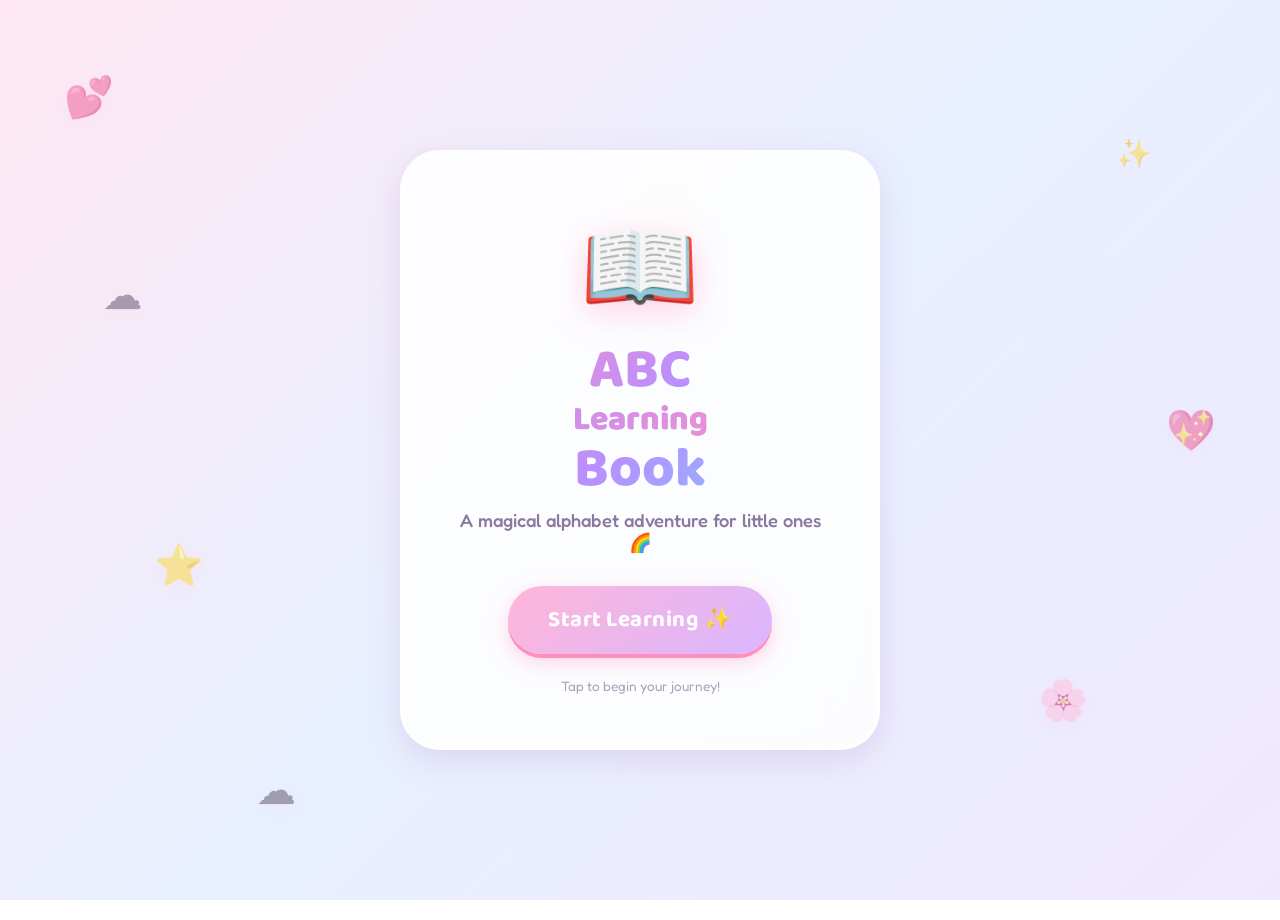
<file: index.html>
<!DOCTYPE html>
<html lang="en">
<head>
<meta charset="UTF-8">
<meta name="viewport" content="width=device-width, initial-scale=1.0">
<title>ABC Learning Book 🌸</title>
<link rel="preconnect" href="https://fonts.googleapis.com">
<link rel="preconnect" href="https://fonts.gstatic.com" crossorigin>
<link href="https://fonts.googleapis.com/css2?family=Baloo+2:wght@500;700;800&family=Fredoka:wght@400;600;700&display=swap" rel="stylesheet">
<link rel="stylesheet" href="style.css">
</head>
<body>

  <!-- Hidden inputs for CSS-only interactivity -->
  <input type="checkbox" id="start" class="hidden-input">

  <input type="radio" name="letter" id="a" class="hidden-input" checked>
  <input type="radio" name="letter" id="b" class="hidden-input">
  <input type="radio" name="letter" id="c" class="hidden-input">
  <input type="radio" name="letter" id="d" class="hidden-input">
  <input type="radio" name="letter" id="e" class="hidden-input">
  <input type="radio" name="letter" id="f" class="hidden-input">
  <input type="radio" name="letter" id="g" class="hidden-input">
  <input type="radio" name="letter" id="h" class="hidden-input">
  <input type="radio" name="letter" id="i" class="hidden-input">
  <input type="radio" name="letter" id="j" class="hidden-input">
  <input type="radio" name="letter" id="k" class="hidden-input">
  <input type="radio" name="letter" id="l" class="hidden-input">
  <input type="radio" name="letter" id="m" class="hidden-input">
  <input type="radio" name="letter" id="n" class="hidden-input">
  <input type="radio" name="letter" id="o" class="hidden-input">
  <input type="radio" name="letter" id="p" class="hidden-input">
  <input type="radio" name="letter" id="q" class="hidden-input">
  <input type="radio" name="letter" id="r" class="hidden-input">
  <input type="radio" name="letter" id="s" class="hidden-input">
  <input type="radio" name="letter" id="t" class="hidden-input">
  <input type="radio" name="letter" id="u" class="hidden-input">
  <input type="radio" name="letter" id="v" class="hidden-input">
  <input type="radio" name="letter" id="w" class="hidden-input">
  <input type="radio" name="letter" id="x" class="hidden-input">
  <input type="radio" name="letter" id="y" class="hidden-input">
  <input type="radio" name="letter" id="z" class="hidden-input">

  <!-- START SCREEN -->
  <div class="start-screen">
    <div class="floating-bg">
      <span class="shape s1">💕</span>
      <span class="shape s2">✨</span>
      <span class="shape s3">☁️</span>
      <span class="shape s4">💖</span>
      <span class="shape s5">⭐</span>
      <span class="shape s6">🌸</span>
      <span class="shape s7">☁️</span>
      <span class="shape s8">✨</span>
    </div>

    <div class="start-card">
      <div class="start-emoji">📖</div>
      <h1 class="start-title">ABC <span>Learning</span> Book</h1>
      <p class="start-subtitle">A magical alphabet adventure for little ones 🌈</p>
      <label for="start" class="start-btn">Start Learning ✨</label>
      <p class="start-hint">Tap to begin your journey!</p>
    </div>
  </div>

  <!-- MAIN APP -->
  <div class="app">
    <!-- Floating background -->
    <div class="floating-bg">
      <span class="shape s1">💕</span>
      <span class="shape s2">✨</span>
      <span class="shape s3">☁️</span>
      <span class="shape s4">💖</span>
      <span class="shape s5">⭐</span>
      <span class="shape s6">🌸</span>
      <span class="shape s7">☁️</span>
      <span class="shape s8">✨</span>
      <span class="shape s9">💕</span>
      <span class="shape s10">⭐</span>
    </div>

    <!-- Header -->
    <header class="header">
      <label for="start" class="back-btn">🏠 Home</label>
      <h2 class="header-title">My ABC Book 📚</h2>
      <div class="spacer"></div>
    </header>

    <!-- Alphabet quick nav -->
    <nav class="alphabet-nav">
      <label for="a" class="alpha-btn">A</label>
      <label for="b" class="alpha-btn">B</label>
      <label for="c" class="alpha-btn">C</label>
      <label for="d" class="alpha-btn">D</label>
      <label for="e" class="alpha-btn">E</label>
      <label for="f" class="alpha-btn">F</label>
      <label for="g" class="alpha-btn">G</label>
      <label for="h" class="alpha-btn">H</label>
      <label for="i" class="alpha-btn">I</label>
      <label for="j" class="alpha-btn">J</label>
      <label for="k" class="alpha-btn">K</label>
      <label for="l" class="alpha-btn">L</label>
      <label for="m" class="alpha-btn">M</label>
      <label for="n" class="alpha-btn">N</label>
      <label for="o" class="alpha-btn">O</label>
      <label for="p" class="alpha-btn">P</label>
      <label for="q" class="alpha-btn">Q</label>
      <label for="r" class="alpha-btn">R</label>
      <label for="s" class="alpha-btn">S</label>
      <label for="t" class="alpha-btn">T</label>
      <label for="u" class="alpha-btn">U</label>
      <label for="v" class="alpha-btn">V</label>
      <label for="w" class="alpha-btn">W</label>
      <label for="x" class="alpha-btn">X</label>
      <label for="y" class="alpha-btn">Y</label>
      <label for="z" class="alpha-btn">Z</label>
    </nav>

    <!-- Cards container -->
    <main class="cards">
      <!-- A -->
      <div class="card card-a" data-color="pink">
        <div class="card-inner">
          <div class="letter-big">A</div>
          <div class="emoji-bounce">🍎</div>
          <div class="word">Apple</div>
          <div class="phonetic">/æ/ as in Apple</div>
        </div>
        <div class="card-nav">
          <label for="z" class="nav-btn prev-btn">⬅️ Prev</label>
          <label for="b" class="nav-btn next-btn">Next ➡️</label>
        </div>
      </div>

      <!-- B -->
      <div class="card card-b" data-color="blue">
        <div class="card-inner">
          <div class="letter-big">B</div>
          <div class="emoji-bounce">🐻</div>
          <div class="word">Bear</div>
          <div class="phonetic">/b/ as in Bear</div>
        </div>
        <div class="card-nav">
          <label for="a" class="nav-btn prev-btn">⬅️ Prev</label>
          <label for="c" class="nav-btn next-btn">Next ➡️</label>
        </div>
      </div>

      <!-- C -->
      <div class="card card-c" data-color="lavender">
        <div class="card-inner">
          <div class="letter-big">C</div>
          <div class="emoji-bounce">🐱</div>
          <div class="word">Cat</div>
          <div class="phonetic">/k/ as in Cat</div>
        </div>
        <div class="card-nav">
          <label for="b" class="nav-btn prev-btn">⬅️ Prev</label>
          <label for="d" class="nav-btn next-btn">Next ➡️</label>
        </div>
      </div>

      <!-- D -->
      <div class="card card-d" data-color="mint">
        <div class="card-inner">
          <div class="letter-big">D</div>
          <div class="emoji-bounce">🐶</div>
          <div class="word">Dog</div>
          <div class="phonetic">/d/ as in Dog</div>
        </div>
        <div class="card-nav">
          <label for="c" class="nav-btn prev-btn">⬅️ Prev</label>
          <label for="e" class="nav-btn next-btn">Next ➡️</label>
        </div>
      </div>

      <!-- E -->
      <div class="card card-e" data-color="peach">
        <div class="card-inner">
          <div class="letter-big">E</div>
          <div class="emoji-bounce">🐘</div>
          <div class="word">Elephant</div>
          <div class="phonetic">/ɛ/ as in Elephant</div>
        </div>
        <div class="card-nav">
          <label for="d" class="nav-btn prev-btn">⬅️ Prev</label>
          <label for="f" class="nav-btn next-btn">Next ➡️</label>
        </div>
      </div>

      <!-- F -->
      <div class="card card-f" data-color="pink">
        <div class="card-inner">
          <div class="letter-big">F</div>
          <div class="emoji-bounce">🐸</div>
          <div class="word">Frog</div>
          <div class="phonetic">/f/ as in Frog</div>
        </div>
        <div class="card-nav">
          <label for="e" class="nav-btn prev-btn">⬅️ Prev</label>
          <label for="g" class="nav-btn next-btn">Next ➡️</label>
        </div>
      </div>

      <!-- G -->
      <div class="card card-g" data-color="blue">
        <div class="card-inner">
          <div class="letter-big">G</div>
          <div class="emoji-bounce">🦒</div>
          <div class="word">Giraffe</div>
          <div class="phonetic">/g/ as in Giraffe</div>
        </div>
        <div class="card-nav">
          <label for="f" class="nav-btn prev-btn">⬅️ Prev</label>
          <label for="h" class="nav-btn next-btn">Next ➡️</label>
        </div>
      </div>

      <!-- H — UPDATED: House 🏠 -->
      <div class="card card-h" data-color="lavender">
        <div class="card-inner">
          <div class="letter-big">H</div>
          <div class="emoji-bounce">🏠</div>
          <div class="word">House</div>
          <div class="phonetic">/h/ as in House</div>
        </div>
        <div class="card-nav">
          <label for="g" class="nav-btn prev-btn">⬅️ Prev</label>
          <label for="i" class="nav-btn next-btn">Next ➡️</label>
        </div>
      </div>

      <!-- I -->
      <div class="card card-i" data-color="mint">
        <div class="card-inner">
          <div class="letter-big">I</div>
          <div class="emoji-bounce">🍦</div>
          <div class="word">Ice Cream</div>
          <div class="phonetic">/aɪ/ as in Ice</div>
        </div>
        <div class="card-nav">
          <label for="h" class="nav-btn prev-btn">⬅️ Prev</label>
          <label for="j" class="nav-btn next-btn">Next ➡️</label>
        </div>
      </div>

      <!-- J -->
      <div class="card card-j" data-color="peach">
        <div class="card-inner">
          <div class="letter-big">J</div>
          <div class="emoji-bounce">🪼</div>
          <div class="word">Jellyfish</div>
          <div class="phonetic">/dʒ/ as in Jelly</div>
        </div>
        <div class="card-nav">
          <label for="i" class="nav-btn prev-btn">⬅️ Prev</label>
          <label for="k" class="nav-btn next-btn">Next ➡️</label>
        </div>
      </div>

      <!-- K — UPDATED: Kite 🪁 -->
      <div class="card card-k" data-color="pink">
        <div class="card-inner">
          <div class="letter-big">K</div>
          <div class="emoji-bounce">🪁</div>
          <div class="word">Kite</div>
          <div class="phonetic">/k/ as in Kite</div>
        </div>
        <div class="card-nav">
          <label for="j" class="nav-btn prev-btn">⬅️ Prev</label>
          <label for="l" class="nav-btn next-btn">Next ➡️</label>
        </div>
      </div>

      <!-- L -->
      <div class="card card-l" data-color="blue">
        <div class="card-inner">
          <div class="letter-big">L</div>
          <div class="emoji-bounce">🦁</div>
          <div class="word">Lion</div>
          <div class="phonetic">/l/ as in Lion</div>
        </div>
        <div class="card-nav">
          <label for="k" class="nav-btn prev-btn">⬅️ Prev</label>
          <label for="m" class="nav-btn next-btn">Next ➡️</label>
        </div>
      </div>

      <!-- M -->
      <div class="card card-m" data-color="lavender">
        <div class="card-inner">
          <div class="letter-big">M</div>
          <div class="emoji-bounce">🐵</div>
          <div class="word">Monkey</div>
          <div class="phonetic">/m/ as in Monkey</div>
        </div>
        <div class="card-nav">
          <label for="l" class="nav-btn prev-btn">⬅️ Prev</label>
          <label for="n" class="nav-btn next-btn">Next ➡️</label>
        </div>
      </div>

      <!-- N — UPDATED: Nest 🪺 -->
      <div class="card card-n" data-color="mint">
        <div class="card-inner">
          <div class="letter-big">N</div>
          <div class="emoji-bounce">🪺</div>
          <div class="word">Nest</div>
          <div class="phonetic">/n/ as in Nest</div>
        </div>
        <div class="card-nav">
          <label for="m" class="nav-btn prev-btn">⬅️ Prev</label>
          <label for="o" class="nav-btn next-btn">Next ➡️</label>
        </div>
      </div>

      <!-- O -->
      <div class="card card-o" data-color="peach">
        <div class="card-inner">
          <div class="letter-big">O</div>
          <div class="emoji-bounce">🦉</div>
          <div class="word">Owl</div>
          <div class="phonetic">/oʊ/ as in Owl</div>
        </div>
        <div class="card-nav">
          <label for="n" class="nav-btn prev-btn">⬅️ Prev</label>
          <label for="p" class="nav-btn next-btn">Next ➡️</label>
        </div>
      </div>

      <!-- P — UPDATED: Peacock 🦚 -->
      <div class="card card-p" data-color="pink">
        <div class="card-inner">
          <div class="letter-big">P</div>
          <div class="emoji-bounce">🦚</div>
          <div class="word">Peacock</div>
          <div class="phonetic">/p/ as in Peacock</div>
        </div>
        <div class="card-nav">
          <label for="o" class="nav-btn prev-btn">⬅️ Prev</label>
          <label for="q" class="nav-btn next-btn">Next ➡️</label>
        </div>
      </div>

      <!-- Q — UPDATED: Queen 👑 -->
      <div class="card card-q" data-color="blue">
        <div class="card-inner">
          <div class="letter-big">Q</div>
          <div class="emoji-bounce">👑</div>
          <div class="word">Queen</div>
          <div class="phonetic">/kw/ as in Queen</div>
        </div>
        <div class="card-nav">
          <label for="p" class="nav-btn prev-btn">⬅️ Prev</label>
          <label for="r" class="nav-btn next-btn">Next ➡️</label>
        </div>
      </div>

      <!-- R -->
      <div class="card card-r" data-color="lavender">
        <div class="card-inner">
          <div class="letter-big">R</div>
          <div class="emoji-bounce">🐰</div>
          <div class="word">Rabbit</div>
          <div class="phonetic">/r/ as in Rabbit</div>
        </div>
        <div class="card-nav">
          <label for="q" class="nav-btn prev-btn">⬅️ Prev</label>
          <label for="s" class="nav-btn next-btn">Next ➡️</label>
        </div>
      </div>

      <!-- S — UPDATED: Star ⭐ -->
      <div class="card card-s" data-color="mint">
        <div class="card-inner">
          <div class="letter-big">S</div>
          <div class="emoji-bounce">⭐</div>
          <div class="word">Star</div>
          <div class="phonetic">/s/ as in Star</div>
        </div>
        <div class="card-nav">
          <label for="r" class="nav-btn prev-btn">⬅️ Prev</label>
          <label for="t" class="nav-btn next-btn">Next ➡️</label>
        </div>
      </div>

      <!-- T -->
      <div class="card card-t" data-color="peach">
        <div class="card-inner">
          <div class="letter-big">T</div>
          <div class="emoji-bounce">🐯</div>
          <div class="word">Tiger</div>
          <div class="phonetic">/t/ as in Tiger</div>
        </div>
        <div class="card-nav">
          <label for="s" class="nav-btn prev-btn">⬅️ Prev</label>
          <label for="u" class="nav-btn next-btn">Next ➡️</label>
        </div>
      </div>

      <!-- U -->
      <div class="card card-u" data-color="pink">
        <div class="card-inner">
          <div class="letter-big">U</div>
          <div class="emoji-bounce">🦄</div>
          <div class="word">Unicorn</div>
          <div class="phonetic">/juː/ as in Unicorn</div>
        </div>
        <div class="card-nav">
          <label for="t" class="nav-btn prev-btn">⬅️ Prev</label>
          <label for="v" class="nav-btn next-btn">Next ➡️</label>
        </div>
      </div>

      <!-- V — UPDATED: Van 🚐 -->
      <div class="card card-v" data-color="blue">
        <div class="card-inner">
          <div class="letter-big">V</div>
          <div class="emoji-bounce">🚐</div>
          <div class="word">Van</div>
          <div class="phonetic">/v/ as in Van</div>
        </div>
        <div class="card-nav">
          <label for="u" class="nav-btn prev-btn">⬅️ Prev</label>
          <label for="w" class="nav-btn next-btn">Next ➡️</label>
        </div>
      </div>

      <!-- W — UPDATED: Watch ⌚ -->
      <div class="card card-w" data-color="lavender">
        <div class="card-inner">
          <div class="letter-big">W</div>
          <div class="emoji-bounce">⌚</div>
          <div class="word">Watch</div>
          <div class="phonetic">/w/ as in Watch</div>
        </div>
        <div class="card-nav">
          <label for="v" class="nav-btn prev-btn">⬅️ Prev</label>
          <label for="x" class="nav-btn next-btn">Next ➡️</label>
        </div>
      </div>

      <!-- X -->
      <div class="card card-x" data-color="mint">
        <div class="card-inner">
          <div class="letter-big">X</div>
          <div class="emoji-bounce">🎵</div>
          <div class="word">Xylophone</div>
          <div class="phonetic">/ks/ as in Xylophone</div>
        </div>
        <div class="card-nav">
          <label for="w" class="nav-btn prev-btn">⬅️ Prev</label>
          <label for="y" class="nav-btn next-btn">Next ➡️</label>
        </div>
      </div>

      <!-- Y — UPDATED: Yacht 🛥️ -->
      <div class="card card-y" data-color="peach">
        <div class="card-inner">
          <div class="letter-big">Y</div>
          <div class="emoji-bounce">🛥️</div>
          <div class="word">Yacht</div>
          <div class="phonetic">/j/ as in Yacht</div>
        </div>
        <div class="card-nav">
          <label for="x" class="nav-btn prev-btn">⬅️ Prev</label>
          <label for="z" class="nav-btn next-btn">Next ➡️</label>
        </div>
      </div>

      <!-- Z -->
      <div class="card card-z" data-color="pink">
        <div class="card-inner">
          <div class="letter-big">Z</div>
          <div class="emoji-bounce">🦓</div>
          <div class="word">Zebra</div>
          <div class="phonetic">/z/ as in Zebra</div>
        </div>
        <div class="card-nav">
          <label for="y" class="nav-btn prev-btn">⬅️ Prev</label>
          <label for="a" class="nav-btn next-btn">Next ➡️</label>
        </div>
      </div>
    </main>

    <footer class="footer">
      Made with 💕 for little learners
    </footer>
  </div>

</body>
</html>
</html>
</file>
<file: style.css>
/* ===== ROOT VARIABLES ===== */
:root {
  --pink: #FFB6D9;
  --pink-deep: #FF8FC1;
  --blue: #B6E0FF;
  --blue-deep: #7FC4FF;
  --lavender: #D9B6FF;
  --lavender-deep: #B98FFF;
  --mint: #B6FFD9;
  --mint-deep: #7FFFB5;
  --peach: #FFD9B6;
  --peach-deep: #FFB87F;
  --cream: #FFF5E6;
  --white: #FFFFFF;
  --text: #5A4A6B;
  --text-soft: #8B7A9E;
  --shadow-soft: 0 10px 30px rgba(180, 140, 200, 0.25);
  --shadow-glow: 0 0 40px rgba(255, 180, 220, 0.6);
}

/* ===== RESET ===== */
* {
  margin: 0;
  padding: 0;
  box-sizing: border-box;
  -webkit-tap-highlight-color: transparent;
}

html, body {
  height: 100%;
  overflow-x: hidden;
}

body {
  font-family: 'Fredoka', 'Baloo 2', system-ui, sans-serif;
  color: var(--text);
  background: linear-gradient(135deg, #FFE8F3 0%, #E8F0FF 50%, #F0E8FF 100%);
  background-attachment: fixed;
  min-height: 100vh;
  position: relative;
}

.hidden-input {
  position: absolute;
  opacity: 0;
  pointer-events: none;
  width: 0;
  height: 0;
}

/* ===== FLOATING BACKGROUND ===== */
.floating-bg {
  position: fixed;
  inset: 0;
  pointer-events: none;
  z-index: 0;
  overflow: hidden;
}

.shape {
  position: absolute;
  font-size: clamp(1.5rem, 4vw, 2.5rem);
  opacity: 0.5;
  animation: float 12s ease-in-out infinite;
  filter: drop-shadow(0 4px 8px rgba(255, 180, 220, 0.3));
}

.s1 { top: 8%; left: 5%; animation-delay: 0s; }
.s2 { top: 15%; right: 10%; animation-delay: 1.5s; font-size: 1.8rem; }
.s3 { top: 30%; left: 8%; animation-delay: 3s; }
.s4 { top: 45%; right: 5%; animation-delay: 4.5s; }
.s5 { top: 60%; left: 12%; animation-delay: 2s; }
.s6 { top: 75%; right: 15%; animation-delay: 5s; }
.s7 { top: 85%; left: 20%; animation-delay: 6s; }
.s8 { top: 20%; left: 50%; animation-delay: 7s; }
.s9 { top: 50%; left: 85%; animation-delay: 3.5s; }
.s10 { top: 70%; left: 45%; animation-delay: 8s; }

@keyframes float {
  0%, 100% { transform: translate(0, 0) rotate(0deg); }
  25% { transform: translate(20px, -30px) rotate(10deg); }
  50% { transform: translate(-15px, -50px) rotate(-5deg); }
  75% { transform: translate(10px, -20px) rotate(8deg); }
}

/* ===== START SCREEN ===== */
.start-screen {
  position: fixed;
  inset: 0;
  display: flex;
  align-items: center;
  justify-content: center;
  z-index: 100;
  background: linear-gradient(135deg, #FFE8F3 0%, #E8F0FF 50%, #F0E8FF 100%);
  padding: 1.5rem;
  animation: fadeIn 0.6s ease;
}

.start-card {
  background: rgba(255, 255, 255, 0.85);
  backdrop-filter: blur(20px);
  -webkit-backdrop-filter: blur(20px);
  border-radius: 40px;
  padding: clamp(2rem, 6vw, 3.5rem);
  text-align: center;
  max-width: 480px;
  width: 100%;
  box-shadow: var(--shadow-soft), 0 0 0 4px rgba(255, 255, 255, 0.5) inset;
  animation: popIn 0.8s cubic-bezier(0.34, 1.56, 0.64, 1);
  position: relative;
  z-index: 2;
}

.start-emoji {
  font-size: clamp(4rem, 12vw, 6rem);
  margin-bottom: 1rem;
  animation: bounce 2s ease-in-out infinite;
  filter: drop-shadow(0 8px 16px rgba(255, 143, 193, 0.4));
}

.start-title {
  font-family: 'Baloo 2', cursive;
  font-size: clamp(2.2rem, 7vw, 3.5rem);
  font-weight: 800;
  background: linear-gradient(135deg, var(--pink-deep), var(--lavender-deep), var(--blue-deep));
  -webkit-background-clip: text;
  background-clip: text;
  -webkit-text-fill-color: transparent;
  line-height: 1.1;
  margin-bottom: 0.5rem;
}

.start-title span {
  display: block;
  font-size: 0.6em;
  background: linear-gradient(135deg, var(--lavender-deep), var(--pink-deep));
  -webkit-background-clip: text;
  background-clip: text;
  -webkit-text-fill-color: transparent;
}

.start-subtitle {
  color: var(--text-soft);
  font-size: clamp(0.95rem, 2.5vw, 1.15rem);
  margin-bottom: 2rem;
  font-weight: 500;
}

.start-btn {
  display: inline-block;
  background: linear-gradient(135deg, var(--pink), var(--lavender));
  color: white;
  font-family: 'Baloo 2', cursive;
  font-size: clamp(1.1rem, 3vw, 1.4rem);
  font-weight: 700;
  padding: 1rem 2.5rem;
  border-radius: 50px;
  cursor: pointer;
  box-shadow: 0 8px 20px rgba(255, 143, 193, 0.4), 0 4px 0 var(--pink-deep);
  transition: all 0.25s cubic-bezier(0.34, 1.56, 0.64, 1);
  user-select: none;
  letter-spacing: 0.5px;
}

.start-btn:hover {
  transform: translateY(-3px) scale(1.05);
  box-shadow: 0 12px 28px rgba(255, 143, 193, 0.55), 0 6px 0 var(--pink-deep);
}

.start-btn:active {
  transform: translateY(2px) scale(0.98);
  box-shadow: 0 4px 12px rgba(255, 143, 193, 0.4), 0 2px 0 var(--pink-deep);
}

.start-hint {
  margin-top: 1.5rem;
  color: var(--text-soft);
  font-size: 0.85rem;
  opacity: 0.7;
}

/* ===== APP CONTAINER ===== */
.app {
  min-height: 100vh;
  padding: 1.5rem;
  padding-top: 1rem;
  position: relative;
  z-index: 1;
  display: flex;
  flex-direction: column;
  align-items: center;
  gap: 1.25rem;
}

/* ===== HEADER ===== */
.header {
  width: 100%;
  max-width: 900px;
  display: flex;
  align-items: center;
  justify-content: space-between;
  gap: 1rem;
  padding: 0.5rem;
}

.back-btn {
  background: rgba(255, 255, 255, 0.75);
  backdrop-filter: blur(10px);
  padding: 0.6rem 1.2rem;
  border-radius: 50px;
  font-weight: 600;
  font-size: 0.95rem;
  color: var(--text);
  cursor: pointer;
  box-shadow: 0 4px 12px rgba(180, 140, 200, 0.2);
  transition: all 0.25s ease;
  user-select: none;
  white-space: nowrap;
}

.back-btn:hover {
  transform: translateY(-2px);
  background: white;
  box-shadow: 0 6px 16px rgba(180, 140, 200, 0.3);
}

.header-title {
  font-family: 'Baloo 2', cursive;
  font-size: clamp(1.2rem, 4vw, 1.6rem);
  font-weight: 700;
  background: linear-gradient(135deg, var(--pink-deep), var(--lavender-deep));
  -webkit-background-clip: text;
  background-clip: text;
  -webkit-text-fill-color: transparent;
  text-align: center;
  flex: 1;
}

.spacer {
  width: 80px;
}

/* ===== ALPHABET NAV ===== */
.alphabet-nav {
  width: 100%;
  max-width: 900px;
  background: rgba(255, 255, 255, 0.7);
  backdrop-filter: blur(15px);
  -webkit-backdrop-filter: blur(15px);
  border-radius: 24px;
  padding: 0.75rem;
  display: flex;
  flex-wrap: wrap;
  gap: 0.4rem;
  justify-content: center;
  box-shadow: var(--shadow-soft);
}

.alpha-btn {
  width: clamp(32px, 7vw, 42px);
  height: clamp(32px, 7vw, 42px);
  display: flex;
  align-items: center;
  justify-content: center;
  background: linear-gradient(135deg, var(--cream), white);
  border-radius: 12px;
  font-family: 'Baloo 2', cursive;
  font-weight: 700;
  font-size: clamp(0.9rem, 2.5vw, 1.1rem);
  color: var(--text);
  cursor: pointer;
  transition: all 0.2s cubic-bezier(0.34, 1.56, 0.64, 1);
  user-select: none;
  box-shadow: 0 2px 6px rgba(180, 140, 200, 0.15);
}

.alpha-btn:hover {
  transform: translateY(-3px) scale(1.1);
  background: linear-gradient(135deg, var(--pink), var(--lavender));
  color: white;
  box-shadow: 0 6px 14px rgba(255, 143, 193, 0.4);
}

/* Highlight active letter in alphabet nav */
#a:checked ~ .app .alphabet-nav label[for="a"],
#b:checked ~ .app .alphabet-nav label[for="b"],
#c:checked ~ .app .alphabet-nav label[for="c"],
#d:checked ~ .app .alphabet-nav label[for="d"],
#e:checked ~ .app .alphabet-nav label[for="e"],
#f:checked ~ .app .alphabet-nav label[for="f"],
#g:checked ~ .app .alphabet-nav label[for="g"],
#h:checked ~ .app .alphabet-nav label[for="h"],
#i:checked ~ .app .alphabet-nav label[for="i"],
#j:checked ~ .app .alphabet-nav label[for="j"],
#k:checked ~ .app .alphabet-nav label[for="k"],
#l:checked ~ .app .alphabet-nav label[for="l"],
#m:checked ~ .app .alphabet-nav label[for="m"],
#n:checked ~ .app .alphabet-nav label[for="n"],
#o:checked ~ .app .alphabet-nav label[for="o"],
#p:checked ~ .app .alphabet-nav label[for="p"],
#q:checked ~ .app .alphabet-nav label[for="q"],
#r:checked ~ .app .alphabet-nav label[for="r"],
#s:checked ~ .app .alphabet-nav label[for="s"],
#t:checked ~ .app .alphabet-nav label[for="t"],
#u:checked ~ .app .alphabet-nav label[for="u"],
#v:checked ~ .app .alphabet-nav label[for="v"],
#w:checked ~ .app .alphabet-nav label[for="w"],
#x:checked ~ .app .alphabet-nav label[for="x"],
#y:checked ~ .app .alphabet-nav label[for="y"],
#z:checked ~ .app .alphabet-nav label[for="z"] {
  background: linear-gradient(135deg, var(--pink-deep), var(--lavender-deep));
  color: white;
  transform: scale(1.15);
  box-shadow: 0 0 20px rgba(255, 143, 193, 0.7), 0 4px 12px rgba(185, 143, 255, 0.5);
  animation: glowPulse 1.8s ease-in-out infinite;
}

@keyframes glowPulse {
  0%, 100% { box-shadow: 0 0 20px rgba(255, 143, 193, 0.7), 0 4px 12px rgba(185, 143, 255, 0.5); }
  50% { box-shadow: 0 0 30px rgba(255, 143, 193, 0.9), 0 4px 16px rgba(185, 143, 255, 0.7); }
}

/* ===== CARDS CONTAINER ===== */
.cards {
  width: 100%;
  max-width: 600px;
  position: relative;
  min-height: 480px;
  display: flex;
  align-items: center;
  justify-content: center;
}

.card {
  position: absolute;
  width: 100%;
  background: rgba(255, 255, 255, 0.9);
  backdrop-filter: blur(20px);
  -webkit-backdrop-filter: blur(20px);
  border-radius: 36px;
  padding: clamp(1.5rem, 5vw, 2.5rem);
  box-shadow: var(--shadow-soft);
  opacity: 0;
  transform: scale(0.85) translateY(20px);
  pointer-events: none;
  transition: opacity 0.5s cubic-bezier(0.4, 0, 0.2, 1),
              transform 0.5s cubic-bezier(0.34, 1.56, 0.64, 1);
  border: 3px solid rgba(255, 255, 255, 0.8);
}

.card-inner {
  text-align: center;
  display: flex;
  flex-direction: column;
  align-items: center;
  gap: 0.5rem;
}

.letter-big {
  font-family: 'Baloo 2', cursive;
  font-size: clamp(6rem, 22vw, 11rem);
  font-weight: 800;
  line-height: 1;
  background: linear-gradient(135deg, var(--pink-deep), var(--lavender-deep));
  -webkit-background-clip: text;
  background-clip: text;
  -webkit-text-fill-color: transparent;
  filter: drop-shadow(0 6px 12px rgba(255, 143, 193, 0.3));
  animation: letterPop 0.6s cubic-bezier(0.34, 1.56, 0.64, 1);
}

@keyframes letterPop {
  0% { transform: scale(0.5) rotate(-10deg); opacity: 0; }
  100% { transform: scale(1) rotate(0); opacity: 1; }
}

.emoji-bounce {
  font-size: clamp(4rem, 14vw, 7rem);
  margin: 0.5rem 0;
  animation: bounce 2.5s ease-in-out infinite;
  filter: drop-shadow(0 8px 16px rgba(0, 0, 0, 0.1));
}

@keyframes bounce {
  0%, 100% { transform: translateY(0) rotate(-3deg); }
  50% { transform: translateY(-15px) rotate(3deg); }
}

.word {
  font-family: 'Baloo 2', cursive;
  font-size: clamp(2rem, 7vw, 3rem);
  font-weight: 700;
  color: var(--text);
  letter-spacing: 1px;
}

.phonetic {
  font-size: clamp(0.9rem, 2.5vw, 1.1rem);
  color: var(--text-soft);
  font-weight: 500;
  background: var(--cream);
  padding: 0.4rem 1.2rem;
  border-radius: 50px;
  margin-top: 0.5rem;
}

/* Card navigation */
.card-nav {
  display: flex;
  justify-content: space-between;
  gap: 1rem;
  margin-top: 1.5rem;
  padding-top: 1.5rem;
  border-top: 2px dashed rgba(180, 140, 200, 0.2);
}

.nav-btn {
  flex: 1;
  background: linear-gradient(135deg, var(--blue), var(--lavender));
  color: white;
  font-family: 'Fredoka', sans-serif;
  font-weight: 600;
  font-size: clamp(0.95rem, 2.8vw, 1.1rem);
  padding: 0.9rem 1rem;
  border-radius: 50px;
  text-align: center;
  cursor: pointer;
  box-shadow: 0 6px 16px rgba(127, 196, 255, 0.4);
  transition: all 0.25s cubic-bezier(0.34, 1.56, 0.64, 1);
  user-select: none;
}

.nav-btn:hover {
  transform: translateY(-3px) scale(1.03);
  box-shadow: 0 10px 24px rgba(127, 196, 255, 0.55);
}

.nav-btn:active {
  transform: translateY(1px) scale(0.98);
  box-shadow: 0 3px 8px rgba(127, 196, 255, 0.4);
}

.prev-btn {
  background: linear-gradient(135deg, var(--mint), var(--blue));
  box-shadow: 0 6px 16px rgba(127, 255, 181, 0.4);
}

.next-btn {
  background: linear-gradient(135deg, var(--pink), var(--peach));
  box-shadow: 0 6px 16px rgba(255, 143, 193, 0.4);
}

/* ===== COLOR THEMES PER CARD ===== */
.card[data-color="pink"] { background: linear-gradient(135deg, #FFF0F7 0%, #FFE0EE 100%); }
.card[data-color="blue"] { background: linear-gradient(135deg, #F0F7FF 0%, #E0EEFF 100%); }
.card[data-color="lavender"] { background: linear-gradient(135deg, #F5F0FF 0%, #EAE0FF 100%); }
.card[data-color="mint"] { background: linear-gradient(135deg, #F0FFF7 0%, #E0FFEE 100%); }
.card[data-color="peach"] { background: linear-gradient(135deg, #FFF7F0 0%, #FFEEDD 100%); }

.card[data-color="pink"] .letter-big { background: linear-gradient(135deg, #FF8FC1, #FF6BA8); -webkit-background-clip: text; background-clip: text; -webkit-text-fill-color: transparent; }
.card[data-color="blue"] .letter-big { background: linear-gradient(135deg, #7FC4FF, #5AA8FF); -webkit-background-clip: text; background-clip: text; -webkit-text-fill-color: transparent; }
.card[data-color="lavender"] .letter-big { background: linear-gradient(135deg, #B98FFF, #9B6FFF); -webkit-background-clip: text; background-clip: text; -webkit-text-fill-color: transparent; }
.card[data-color="mint"] .letter-big { background: linear-gradient(135deg, #5FE0A0, #3FC080); -webkit-background-clip: text; background-clip: text; -webkit-text-fill-color: transparent; }
.card[data-color="peach"] .letter-big { background: linear-gradient(135deg, #FFB87F, #FF9B5A); -webkit-background-clip: text; background-clip: text; -webkit-text-fill-color: transparent; }

/* ===== SHOW/HIDE LOGIC ===== */
/* Start screen */
#start:checked ~ .start-screen {
  opacity: 0;
  pointer-events: none;
  transform: scale(1.1);
  transition: opacity 0.5s ease, transform 0.5s ease;
}

#start:not(:checked) ~ .start-screen {
  opacity: 1;
  pointer-events: auto;
  transform: scale(1);
  transition: opacity 0.5s ease, transform 0.5s ease;
}

#start:checked ~ .app {
  opacity: 1;
  pointer-events: auto;
  transform: translateY(0);
  transition: opacity 0.6s ease 0.2s, transform 0.6s ease 0.2s;
}

#start:not(:checked) ~ .app {
  opacity: 0;
  pointer-events: none;
  transform: translateY(20px);
  transition: opacity 0.4s ease, transform 0.4s ease;
}

/* Letter cards */
#a:checked ~ .app .card-a,
#b:checked ~ .app .card-b,
#c:checked ~ .app .card-c,
#d:checked ~ .app .card-d,
#e:checked ~ .app .card-e,
#f:checked ~ .app .card-f,
#g:checked ~ .app .card-g,
#h:checked ~ .app .card-h,
#i:checked ~ .app .card-i,
#j:checked ~ .app .card-j,
#k:checked ~ .app .card-k,
#l:checked ~ .app .card-l,
#m:checked ~ .app .card-m,
#n:checked ~ .app .card-n,
#o:checked ~ .app .card-o,
#p:checked ~ .app .card-p,
#q:checked ~ .app .card-q,
#r:checked ~ .app .card-r,
#s:checked ~ .app .card-s,
#t:checked ~ .app .card-t,
#u:checked ~ .app .card-u,
#v:checked ~ .app .card-v,
#w:checked ~ .app .card-w,
#x:checked ~ .app .card-x,
#y:checked ~ .app .card-y,
#z:checked ~ .app .card-z {
  opacity: 1;
  transform: scale(1) translateY(0);
  pointer-events: auto;
  z-index: 2;
}

/* ===== FOOTER ===== */
.footer {
  margin-top: 1rem;
  padding: 1rem;
  color: var(--text-soft);
  font-size: 0.9rem;
  font-weight: 500;
  text-align: center;
}

/* ===== ANIMATIONS ===== */
@keyframes fadeIn {
  from { opacity: 0; }
  to { opacity: 1; }
}

@keyframes popIn {
  0% { transform: scale(0.7); opacity: 0; }
  100% { transform: scale(1); opacity: 1; }
}

/* ===== RESPONSIVE ===== */
@media (max-width: 600px) {
  body { padding: 0; }
  .app { padding: 1rem; gap: 1rem; }
  .cards { min-height: 440px; }
  .card { border-radius: 28px; padding: 1.5rem 1rem; }
  .card-nav { flex-direction: row; gap: 0.6rem; margin-top: 1rem; padding-top: 1rem; }
  .nav-btn { padding: 0.75rem 0.6rem; font-size: 0.9rem; }
  .alphabet-nav { padding: 0.5rem; gap: 0.3rem; border-radius: 20px; }
  .header { padding: 0.25rem; }
  .back-btn { padding: 0.5rem 0.9rem; font-size: 0.85rem; }
  .spacer { width: 60px; }
}

@media (max-width: 380px) {
  .alpha-btn { width: 28px; height: 28px; font-size: 0.8rem; border-radius: 8px; }
  .letter-big { font-size: 5.5rem; }
  .emoji-bounce { font-size: 3.5rem; }
  .word { font-size: 1.7rem; }
}

@media (min-width: 900px) {
  .cards { min-height: 560px; }
  .card { padding: 3rem; }
}

/* Reduce motion for accessibility */
@media (prefers-reduced-motion: reduce) {
  *, *::before, *::after {
    animation-duration: 0.01ms !important;
    transition-duration: 0.01ms !important;
  }
}
</file>
<file: ABC.css>
/* ===== ROOT VARIABLES ===== */
:root {
  --pink: #FFB6D9;
  --pink-deep: #FF8FC1;
  --blue: #B6E0FF;
  --blue-deep: #7FC4FF;
  --lavender: #D9B6FF;
  --lavender-deep: #B98FFF;
  --mint: #B6FFD9;
  --mint-deep: #7FFFB5;
  --peach: #FFD9B6;
  --peach-deep: #FFB87F;
  --cream: #FFF5E6;
  --white: #FFFFFF;
  --text: #5A4A6B;
  --text-soft: #8B7A9E;
  --shadow-soft: 0 10px 30px rgba(180, 140, 200, 0.25);
  --shadow-glow: 0 0 40px rgba(255, 180, 220, 0.6);
}

/* ===== RESET ===== */
* {
  margin: 0;
  padding: 0;
  box-sizing: border-box;
  -webkit-tap-highlight-color: transparent;
}

html, body {
  height: 100%;
  overflow-x: hidden;
}

body {
  font-family: 'Fredoka', 'Baloo 2', system-ui, sans-serif;
  color: var(--text);
  background: linear-gradient(135deg, #FFE8F3 0%, #E8F0FF 50%, #F0E8FF 100%);
  background-attachment: fixed;
  min-height: 100vh;
  position: relative;
}

.hidden-input {
  position: absolute;
  opacity: 0;
  pointer-events: none;
  width: 0;
  height: 0;
}

/* ===== FLOATING BACKGROUND ===== */
.floating-bg {
  position: fixed;
  inset: 0;
  pointer-events: none;
  z-index: 0;
  overflow: hidden;
}

.shape {
  position: absolute;
  font-size: clamp(1.5rem, 4vw, 2.5rem);
  opacity: 0.5;
  animation: float 12s ease-in-out infinite;
  filter: drop-shadow(0 4px 8px rgba(255, 180, 220, 0.3));
}

.s1 { top: 8%; left: 5%; animation-delay: 0s; }
.s2 { top: 15%; right: 10%; animation-delay: 1.5s; font-size: 1.8rem; }
.s3 { top: 30%; left: 8%; animation-delay: 3s; }
.s4 { top: 45%; right: 5%; animation-delay: 4.5s; }
.s5 { top: 60%; left: 12%; animation-delay: 2s; }
.s6 { top: 75%; right: 15%; animation-delay: 5s; }
.s7 { top: 85%; left: 20%; animation-delay: 6s; }
.s8 { top: 20%; left: 50%; animation-delay: 7s; }
.s9 { top: 50%; left: 85%; animation-delay: 3.5s; }
.s10 { top: 70%; left: 45%; animation-delay: 8s; }

@keyframes float {
  0%, 100% { transform: translate(0, 0) rotate(0deg); }
  25% { transform: translate(20px, -30px) rotate(10deg); }
  50% { transform: translate(-15px, -50px) rotate(-5deg); }
  75% { transform: translate(10px, -20px) rotate(8deg); }
}

/* ===== START SCREEN ===== */
.start-screen {
  position: fixed;
  inset: 0;
  display: flex;
  align-items: center;
  justify-content: center;
  z-index: 100;
  background: linear-gradient(135deg, #FFE8F3 0%, #E8F0FF 50%, #F0E8FF 100%);
  padding: 1.5rem;
  animation: fadeIn 0.6s ease;
}

.start-card {
  background: rgba(255, 255, 255, 0.85);
  backdrop-filter: blur(20px);
  -webkit-backdrop-filter: blur(20px);
  border-radius: 40px;
  padding: clamp(2rem, 6vw, 3.5rem);
  text-align: center;
  max-width: 480px;
  width: 100%;
  box-shadow: var(--shadow-soft), 0 0 0 4px rgba(255, 255, 255, 0.5) inset;
  animation: popIn 0.8s cubic-bezier(0.34, 1.56, 0.64, 1);
  position: relative;
  z-index: 2;
}

.start-emoji {
  font-size: clamp(4rem, 12vw, 6rem);
  margin-bottom: 1rem;
  animation: bounce 2s ease-in-out infinite;
  filter: drop-shadow(0 8px 16px rgba(255, 143, 193, 0.4));
}

.start-title {
  font-family: 'Baloo 2', cursive;
  font-size: clamp(2.2rem, 7vw, 3.5rem);
  font-weight: 800;
  background: linear-gradient(135deg, var(--pink-deep), var(--lavender-deep), var(--blue-deep));
  -webkit-background-clip: text;
  background-clip: text;
  -webkit-text-fill-color: transparent;
  line-height: 1.1;
  margin-bottom: 0.5rem;
}

.start-title span {
  display: block;
  font-size: 0.6em;
  background: linear-gradient(135deg, var(--lavender-deep), var(--pink-deep));
  -webkit-background-clip: text;
  background-clip: text;
  -webkit-text-fill-color: transparent;
}

.start-subtitle {
  color: var(--text-soft);
  font-size: clamp(0.95rem, 2.5vw, 1.15rem);
  margin-bottom: 2rem;
  font-weight: 500;
}

.start-btn {
  display: inline-block;
  background: linear-gradient(135deg, var(--pink), var(--lavender));
  color: white;
  font-family: 'Baloo 2', cursive;
  font-size: clamp(1.1rem, 3vw, 1.4rem);
  font-weight: 700;
  padding: 1rem 2.5rem;
  border-radius: 50px;
  cursor: pointer;
  box-shadow: 0 8px 20px rgba(255, 143, 193, 0.4), 0 4px 0 var(--pink-deep);
  transition: all 0.25s cubic-bezier(0.34, 1.56, 0.64, 1);
  user-select: none;
  letter-spacing: 0.5px;
}

.start-btn:hover {
  transform: translateY(-3px) scale(1.05);
  box-shadow: 0 12px 28px rgba(255, 143, 193, 0.55), 0 6px 0 var(--pink-deep);
}

.start-btn:active {
  transform: translateY(2px) scale(0.98);
  box-shadow: 0 4px 12px rgba(255, 143, 193, 0.4), 0 2px 0 var(--pink-deep);
}

.start-hint {
  margin-top: 1.5rem;
  color: var(--text-soft);
  font-size: 0.85rem;
  opacity: 0.7;
}

/* ===== APP CONTAINER ===== */
.app {
  min-height: 100vh;
  padding: 1.5rem;
  padding-top: 1rem;
  position: relative;
  z-index: 1;
  display: flex;
  flex-direction: column;
  align-items: center;
  gap: 1.25rem;
}

/* ===== HEADER ===== */
.header {
  width: 100%;
  max-width: 900px;
  display: flex;
  align-items: center;
  justify-content: space-between;
  gap: 1rem;
  padding: 0.5rem;
}

.back-btn {
  background: rgba(255, 255, 255, 0.75);
  backdrop-filter: blur(10px);
  padding: 0.6rem 1.2rem;
  border-radius: 50px;
  font-weight: 600;
  font-size: 0.95rem;
  color: var(--text);
  cursor: pointer;
  box-shadow: 0 4px 12px rgba(180, 140, 200, 0.2);
  transition: all 0.25s ease;
  user-select: none;
  white-space: nowrap;
}

.back-btn:hover {
  transform: translateY(-2px);
  background: white;
  box-shadow: 0 6px 16px rgba(180, 140, 200, 0.3);
}

.header-title {
  font-family: 'Baloo 2', cursive;
  font-size: clamp(1.2rem, 4vw, 1.6rem);
  font-weight: 700;
  background: linear-gradient(135deg, var(--pink-deep), var(--lavender-deep));
  -webkit-background-clip: text;
  background-clip: text;
  -webkit-text-fill-color: transparent;
  text-align: center;
  flex: 1;
}

.spacer {
  width: 80px;
}

/* ===== ALPHABET NAV ===== */
.alphabet-nav {
  width: 100%;
  max-width: 900px;
  background: rgba(255, 255, 255, 0.7);
  backdrop-filter: blur(15px);
  -webkit-backdrop-filter: blur(15px);
  border-radius: 24px;
  padding: 0.75rem;
  display: flex;
  flex-wrap: wrap;
  gap: 0.4rem;
  justify-content: center;
  box-shadow: var(--shadow-soft);
}

.alpha-btn {
  width: clamp(32px, 7vw, 42px);
  height: clamp(32px, 7vw, 42px);
  display: flex;
  align-items: center;
  justify-content: center;
  background: linear-gradient(135deg, var(--cream), white);
  border-radius: 12px;
  font-family: 'Baloo 2', cursive;
  font-weight: 700;
  font-size: clamp(0.9rem, 2.5vw, 1.1rem);
  color: var(--text);
  cursor: pointer;
  transition: all 0.2s cubic-bezier(0.34, 1.56, 0.64, 1);
  user-select: none;
  box-shadow: 0 2px 6px rgba(180, 140, 200, 0.15);
}

.alpha-btn:hover {
  transform: translateY(-3px) scale(1.1);
  background: linear-gradient(135deg, var(--pink), var(--lavender));
  color: white;
  box-shadow: 0 6px 14px rgba(255, 143, 193, 0.4);
}

/* Highlight active letter in alphabet nav */
#a:checked ~ .app .alphabet-nav label[for="a"],
#b:checked ~ .app .alphabet-nav label[for="b"],
#c:checked ~ .app .alphabet-nav label[for="c"],
#d:checked ~ .app .alphabet-nav label[for="d"],
#e:checked ~ .app .alphabet-nav label[for="e"],
#f:checked ~ .app .alphabet-nav label[for="f"],
#g:checked ~ .app .alphabet-nav label[for="g"],
#h:checked ~ .app .alphabet-nav label[for="h"],
#i:checked ~ .app .alphabet-nav label[for="i"],
#j:checked ~ .app .alphabet-nav label[for="j"],
#k:checked ~ .app .alphabet-nav label[for="k"],
#l:checked ~ .app .alphabet-nav label[for="l"],
#m:checked ~ .app .alphabet-nav label[for="m"],
#n:checked ~ .app .alphabet-nav label[for="n"],
#o:checked ~ .app .alphabet-nav label[for="o"],
#p:checked ~ .app .alphabet-nav label[for="p"],
#q:checked ~ .app .alphabet-nav label[for="q"],
#r:checked ~ .app .alphabet-nav label[for="r"],
#s:checked ~ .app .alphabet-nav label[for="s"],
#t:checked ~ .app .alphabet-nav label[for="t"],
#u:checked ~ .app .alphabet-nav label[for="u"],
#v:checked ~ .app .alphabet-nav label[for="v"],
#w:checked ~ .app .alphabet-nav label[for="w"],
#x:checked ~ .app .alphabet-nav label[for="x"],
#y:checked ~ .app .alphabet-nav label[for="y"],
#z:checked ~ .app .alphabet-nav label[for="z"] {
  background: linear-gradient(135deg, var(--pink-deep), var(--lavender-deep));
  color: white;
  transform: scale(1.15);
  box-shadow: 0 0 20px rgba(255, 143, 193, 0.7), 0 4px 12px rgba(185, 143, 255, 0.5);
  animation: glowPulse 1.8s ease-in-out infinite;
}

@keyframes glowPulse {
  0%, 100% { box-shadow: 0 0 20px rgba(255, 143, 193, 0.7), 0 4px 12px rgba(185, 143, 255, 0.5); }
  50% { box-shadow: 0 0 30px rgba(255, 143, 193, 0.9), 0 4px 16px rgba(185, 143, 255, 0.7); }
}

/* ===== CARDS CONTAINER ===== */
.cards {
  width: 100%;
  max-width: 600px;
  position: relative;
  min-height: 480px;
  display: flex;
  align-items: center;
  justify-content: center;
}

.card {
  position: absolute;
  width: 100%;
  background: rgba(255, 255, 255, 0.9);
  backdrop-filter: blur(20px);
  -webkit-backdrop-filter: blur(20px);
  border-radius: 36px;
  padding: clamp(1.5rem, 5vw, 2.5rem);
  box-shadow: var(--shadow-soft);
  opacity: 0;
  transform: scale(0.85) translateY(20px);
  pointer-events: none;
  transition: opacity 0.5s cubic-bezier(0.4, 0, 0.2, 1),
              transform 0.5s cubic-bezier(0.34, 1.56, 0.64, 1);
  border: 3px solid rgba(255, 255, 255, 0.8);
}

.card-inner {
  text-align: center;
  display: flex;
  flex-direction: column;
  align-items: center;
  gap: 0.5rem;
}

.letter-big {
  font-family: 'Baloo 2', cursive;
  font-size: clamp(6rem, 22vw, 11rem);
  font-weight: 800;
  line-height: 1;
  background: linear-gradient(135deg, var(--pink-deep), var(--lavender-deep));
  -webkit-background-clip: text;
  background-clip: text;
  -webkit-text-fill-color: transparent;
  filter: drop-shadow(0 6px 12px rgba(255, 143, 193, 0.3));
  animation: letterPop 0.6s cubic-bezier(0.34, 1.56, 0.64, 1);
}

@keyframes letterPop {
  0% { transform: scale(0.5) rotate(-10deg); opacity: 0; }
  100% { transform: scale(1) rotate(0); opacity: 1; }
}

.emoji-bounce {
  font-size: clamp(4rem, 14vw, 7rem);
  margin: 0.5rem 0;
  animation: bounce 2.5s ease-in-out infinite;
  filter: drop-shadow(0 8px 16px rgba(0, 0, 0, 0.1));
}

@keyframes bounce {
  0%, 100% { transform: translateY(0) rotate(-3deg); }
  50% { transform: translateY(-15px) rotate(3deg); }
}

.word {
  font-family: 'Baloo 2', cursive;
  font-size: clamp(2rem, 7vw, 3rem);
  font-weight: 700;
  color: var(--text);
  letter-spacing: 1px;
}

.phonetic {
  font-size: clamp(0.9rem, 2.5vw, 1.1rem);
  color: var(--text-soft);
  font-weight: 500;
  background: var(--cream);
  padding: 0.4rem 1.2rem;
  border-radius: 50px;
  margin-top: 0.5rem;
}

/* Card navigation */
.card-nav {
  display: flex;
  justify-content: space-between;
  gap: 1rem;
  margin-top: 1.5rem;
  padding-top: 1.5rem;
  border-top: 2px dashed rgba(180, 140, 200, 0.2);
}

.nav-btn {
  flex: 1;
  background: linear-gradient(135deg, var(--blue), var(--lavender));
  color: white;
  font-family: 'Fredoka', sans-serif;
  font-weight: 600;
  font-size: clamp(0.95rem, 2.8vw, 1.1rem);
  padding: 0.9rem 1rem;
  border-radius: 50px;
  text-align: center;
  cursor: pointer;
  box-shadow: 0 6px 16px rgba(127, 196, 255, 0.4);
  transition: all 0.25s cubic-bezier(0.34, 1.56, 0.64, 1);
  user-select: none;
}

.nav-btn:hover {
  transform: translateY(-3px) scale(1.03);
  box-shadow: 0 10px 24px rgba(127, 196, 255, 0.55);
}

.nav-btn:active {
  transform: translateY(1px) scale(0.98);
  box-shadow: 0 3px 8px rgba(127, 196, 255, 0.4);
}

.prev-btn {
  background: linear-gradient(135deg, var(--mint), var(--blue));
  box-shadow: 0 6px 16px rgba(127, 255, 181, 0.4);
}

.next-btn {
  background: linear-gradient(135deg, var(--pink), var(--peach));
  box-shadow: 0 6px 16px rgba(255, 143, 193, 0.4);
}

/* ===== COLOR THEMES PER CARD ===== */
.card[data-color="pink"] { background: linear-gradient(135deg, #FFF0F7 0%, #FFE0EE 100%); }
.card[data-color="blue"] { background: linear-gradient(135deg, #F0F7FF 0%, #E0EEFF 100%); }
.card[data-color="lavender"] { background: linear-gradient(135deg, #F5F0FF 0%, #EAE0FF 100%); }
.card[data-color="mint"] { background: linear-gradient(135deg, #F0FFF7 0%, #E0FFEE 100%); }
.card[data-color="peach"] { background: linear-gradient(135deg, #FFF7F0 0%, #FFEEDD 100%); }

.card[data-color="pink"] .letter-big { background: linear-gradient(135deg, #FF8FC1, #FF6BA8); -webkit-background-clip: text; background-clip: text; -webkit-text-fill-color: transparent; }
.card[data-color="blue"] .letter-big { background: linear-gradient(135deg, #7FC4FF, #5AA8FF); -webkit-background-clip: text; background-clip: text; -webkit-text-fill-color: transparent; }
.card[data-color="lavender"] .letter-big { background: linear-gradient(135deg, #B98FFF, #9B6FFF); -webkit-background-clip: text; background-clip: text; -webkit-text-fill-color: transparent; }
.card[data-color="mint"] .letter-big { background: linear-gradient(135deg, #5FE0A0, #3FC080); -webkit-background-clip: text; background-clip: text; -webkit-text-fill-color: transparent; }
.card[data-color="peach"] .letter-big { background: linear-gradient(135deg, #FFB87F, #FF9B5A); -webkit-background-clip: text; background-clip: text; -webkit-text-fill-color: transparent; }

/* ===== SHOW/HIDE LOGIC ===== */
/* Start screen */
#start:checked ~ .start-screen {
  opacity: 0;
  pointer-events: none;
  transform: scale(1.1);
  transition: opacity 0.5s ease, transform 0.5s ease;
}

#start:not(:checked) ~ .start-screen {
  opacity: 1;
  pointer-events: auto;
  transform: scale(1);
  transition: opacity 0.5s ease, transform 0.5s ease;
}

#start:checked ~ .app {
  opacity: 1;
  pointer-events: auto;
  transform: translateY(0);
  transition: opacity 0.6s ease 0.2s, transform 0.6s ease 0.2s;
}

#start:not(:checked) ~ .app {
  opacity: 0;
  pointer-events: none;
  transform: translateY(20px);
  transition: opacity 0.4s ease, transform 0.4s ease;
}

/* Letter cards */
#a:checked ~ .app .card-a,
#b:checked ~ .app .card-b,
#c:checked ~ .app .card-c,
#d:checked ~ .app .card-d,
#e:checked ~ .app .card-e,
#f:checked ~ .app .card-f,
#g:checked ~ .app .card-g,
#h:checked ~ .app .card-h,
#i:checked ~ .app .card-i,
#j:checked ~ .app .card-j,
#k:checked ~ .app .card-k,
#l:checked ~ .app .card-l,
#m:checked ~ .app .card-m,
#n:checked ~ .app .card-n,
#o:checked ~ .app .card-o,
#p:checked ~ .app .card-p,
#q:checked ~ .app .card-q,
#r:checked ~ .app .card-r,
#s:checked ~ .app .card-s,
#t:checked ~ .app .card-t,
#u:checked ~ .app .card-u,
#v:checked ~ .app .card-v,
#w:checked ~ .app .card-w,
#x:checked ~ .app .card-x,
#y:checked ~ .app .card-y,
#z:checked ~ .app .card-z {
  opacity: 1;
  transform: scale(1) translateY(0);
  pointer-events: auto;
  z-index: 2;
}

/* ===== FOOTER ===== */
.footer {
  margin-top: 1rem;
  padding: 1rem;
  color: var(--text-soft);
  font-size: 0.9rem;
  font-weight: 500;
  text-align: center;
}

/* ===== ANIMATIONS ===== */
@keyframes fadeIn {
  from { opacity: 0; }
  to { opacity: 1; }
}

@keyframes popIn {
  0% { transform: scale(0.7); opacity: 0; }
  100% { transform: scale(1); opacity: 1; }
}

/* ===== RESPONSIVE ===== */
@media (max-width: 600px) {
  body { padding: 0; }
  .app { padding: 1rem; gap: 1rem; }
  .cards { min-height: 440px; }
  .card { border-radius: 28px; padding: 1.5rem 1rem; }
  .card-nav { flex-direction: row; gap: 0.6rem; margin-top: 1rem; padding-top: 1rem; }
  .nav-btn { padding: 0.75rem 0.6rem; font-size: 0.9rem; }
  .alphabet-nav { padding: 0.5rem; gap: 0.3rem; border-radius: 20px; }
  .header { padding: 0.25rem; }
  .back-btn { padding: 0.5rem 0.9rem; font-size: 0.85rem; }
  .spacer { width: 60px; }
}

@media (max-width: 380px) {
  .alpha-btn { width: 28px; height: 28px; font-size: 0.8rem; border-radius: 8px; }
  .letter-big { font-size: 5.5rem; }
  .emoji-bounce { font-size: 3.5rem; }
  .word { font-size: 1.7rem; }
}

@media (min-width: 900px) {
  .cards { min-height: 560px; }
  .card { padding: 3rem; }
}

/* Reduce motion for accessibility */
@media (prefers-reduced-motion: reduce) {
  *, *::before, *::after {
    animation-duration: 0.01ms !important;
    transition-duration: 0.01ms !important;
  }
}
</file>
